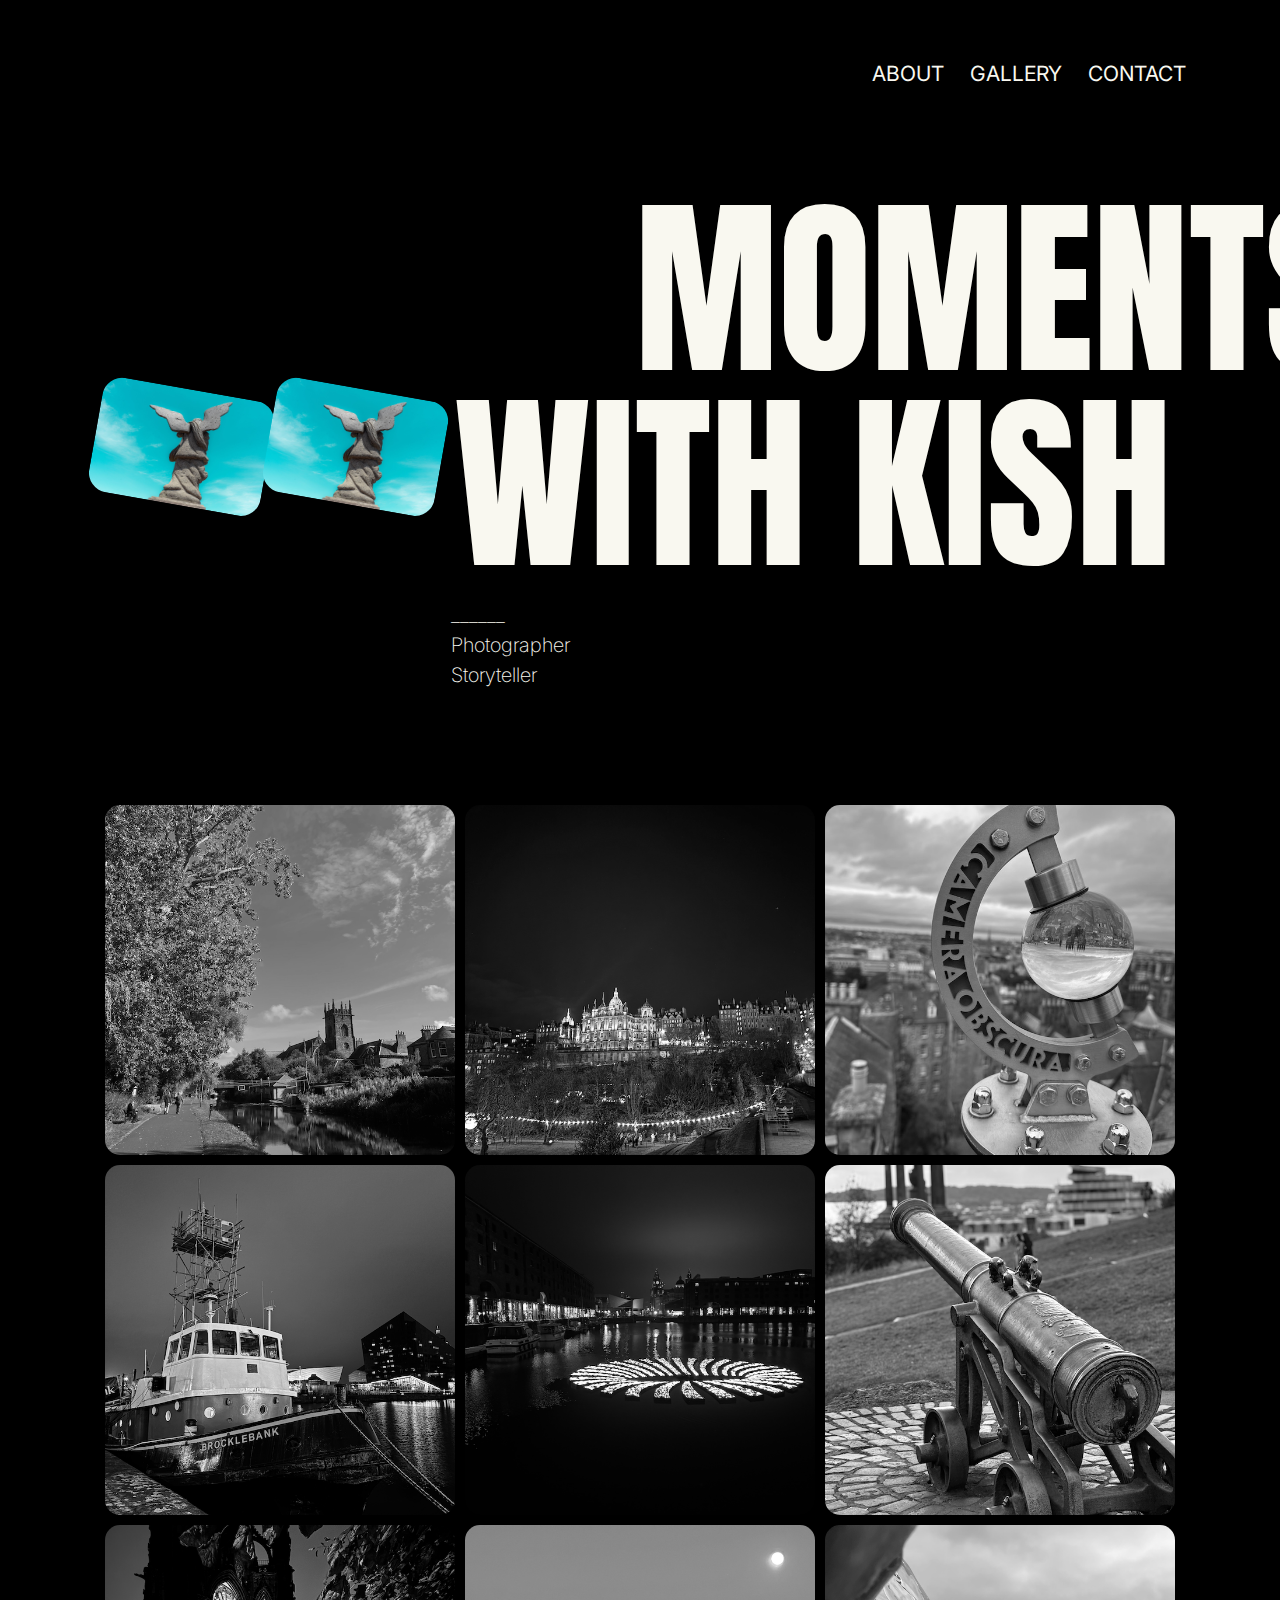
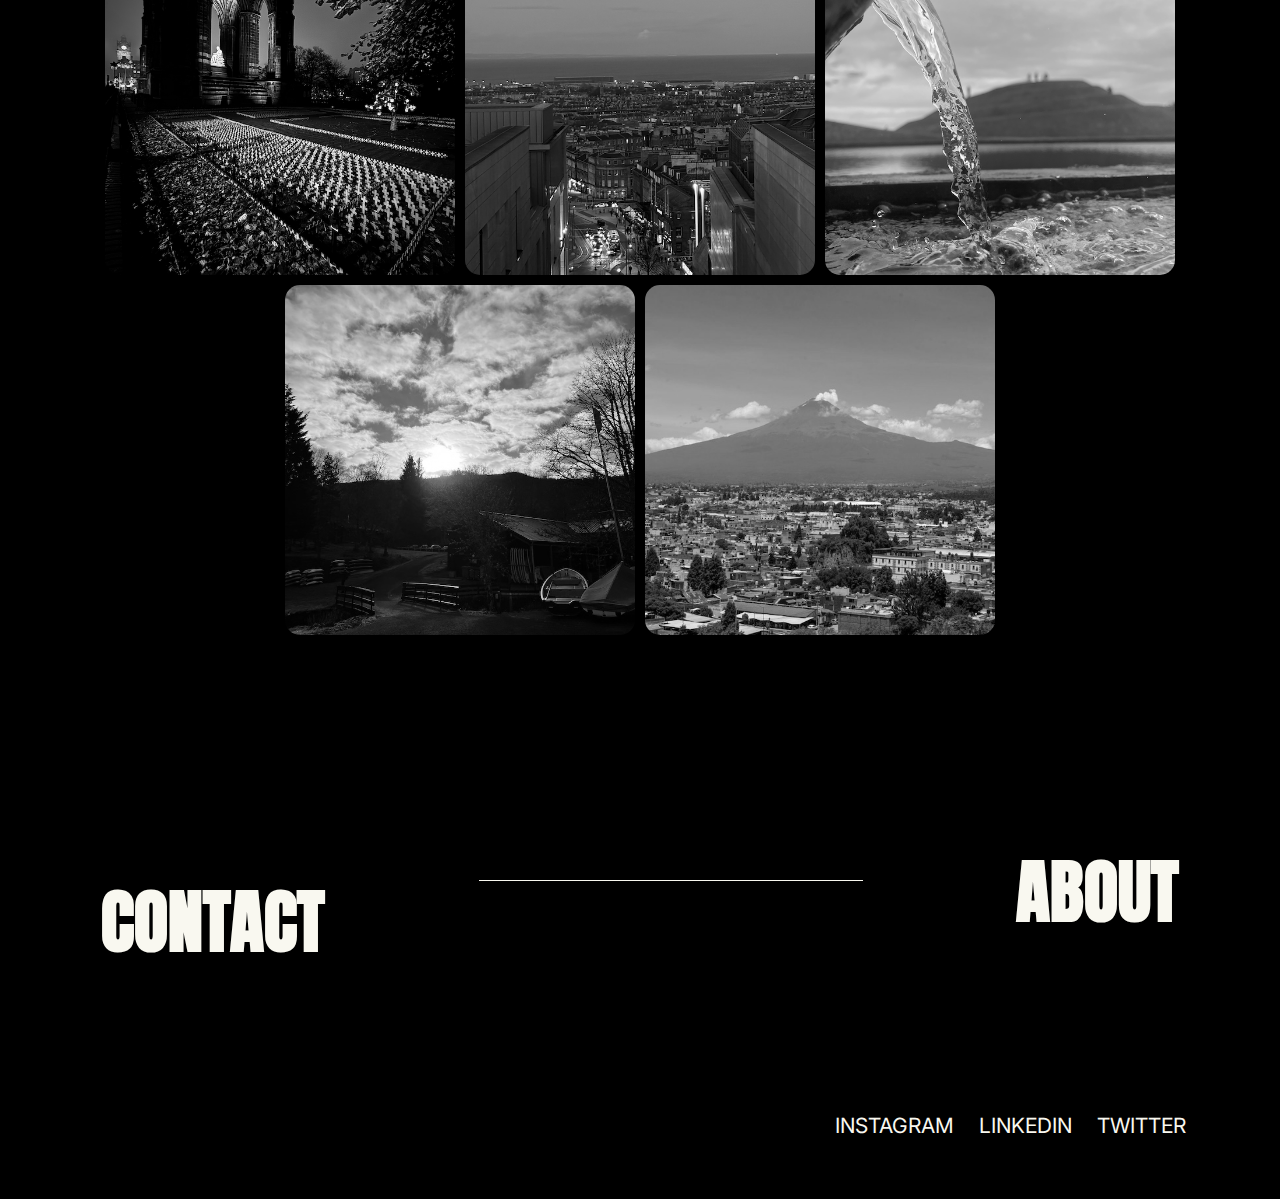
<file: index.html>
<!DOCTYPE html>
<html lang="en">

<head>
    <meta charset="UTF-8" />
    <meta name="viewport" content="width=device-width, initial-scale=1.0" />
    <meta http-equiv="X-UA-Compatible" content="ie=edge" />
    <title>Kish's website</title>
    <link rel="preconnect" href="https://fonts.googleapis.com" />
    <link rel="preconnect" href="https://fonts.gstatic.com" crossorigin />
    <link
        href="https://fonts.googleapis.com/css2?family=Anton+SC&family=Inter:ital,opsz,wght@0,14..32,100..900;1,14..32,100..900&display=swap"
        rel="stylesheet" />
    <link rel="stylesheet" href="style.css" />
</head>

<body>

    <!-- HEADER -->

    <header>
        <a href="index.html" class="logo">
            <svg width="46" height="17" viewBox="0 0 46 17" fill="none" xmlns="http://www.w3.org/2000/svg">
                <path
                    d="M0.849432 16V0.727272H2.69886V8.30398H2.87784L9.73864 0.727272H12.1548L5.74148 7.6179L12.1548 16H9.91761L4.60795 8.90057L2.69886 11.0483V16H0.849432ZM16.3981 0.727272V16H14.5487V0.727272H16.3981ZM28.4585 4.54545C28.3691 3.78977 28.0061 3.20312 27.3698 2.78551C26.7334 2.3679 25.9529 2.15909 25.0281 2.15909C24.352 2.15909 23.7604 2.26847 23.2533 2.48722C22.7512 2.70597 22.3584 3.00675 22.075 3.38956C21.7966 3.77237 21.6574 4.20739 21.6574 4.6946C21.6574 5.10227 21.7544 5.45277 21.9482 5.74609C22.1471 6.03445 22.4007 6.27557 22.7089 6.46946C23.0171 6.65838 23.3403 6.81499 23.6784 6.93928C24.0164 7.05859 24.3271 7.15554 24.6105 7.23011L26.1617 7.64773C26.5594 7.75213 27.0019 7.89631 27.4891 8.08026C27.9813 8.2642 28.4511 8.51527 28.8985 8.83345C29.3509 9.14666 29.7238 9.54936 30.0171 10.0415C30.3105 10.5337 30.4571 11.1378 30.4571 11.8537C30.4571 12.679 30.2409 13.4247 29.8083 14.0909C29.3808 14.7571 28.7544 15.2866 27.9291 15.6793C27.1088 16.0721 26.1119 16.2685 24.9387 16.2685C23.8449 16.2685 22.8978 16.092 22.0974 15.739C21.3019 15.386 20.6755 14.8938 20.2181 14.2624C19.7657 13.631 19.5097 12.8977 19.45 12.0625H21.3591C21.4088 12.6392 21.6027 13.1165 21.9408 13.4943C22.2838 13.8672 22.7164 14.1456 23.2384 14.3295C23.7654 14.5085 24.3321 14.598 24.9387 14.598C25.6446 14.598 26.2785 14.4837 26.8403 14.255C27.4021 14.0213 27.847 13.6982 28.1752 13.2855C28.5033 12.8679 28.6673 12.3807 28.6673 11.8239C28.6673 11.3168 28.5257 10.9041 28.2423 10.5859C27.9589 10.2678 27.586 10.0092 27.1237 9.81037C26.6613 9.61151 26.1617 9.4375 25.6247 9.28835L23.7455 8.75142C22.5523 8.40838 21.6077 7.91868 20.9117 7.28232C20.2156 6.64595 19.8676 5.81321 19.8676 4.78409C19.8676 3.92898 20.0988 3.18324 20.5612 2.54688C21.0285 1.90554 21.6549 1.40838 22.4404 1.0554C23.2309 0.697443 24.1134 0.518465 25.0878 0.518465C26.0722 0.518465 26.9472 0.694957 27.7128 1.04794C28.4784 1.39595 29.085 1.87322 29.5324 2.47976C29.9848 3.08629 30.2235 3.77486 30.2483 4.54545H28.4585ZM33.4979 16V0.727272H35.3473V7.52841H43.4908V0.727272H45.3402V16H43.4908V9.16903H35.3473V16H33.4979Z"
                    fill="#F9F8F0" />
            </svg>
        </a>

        <!-- HEADER MENU -->

        <nav>
            <a href="about.html">About</a>
            <a href="#gallery">Gallery</a>
            <a href="#">Contact</a>
        </nav>

    </header>

    <!-- HERO -->

    <section class="hero">

        <div class="hero-img">
            <a>
                <img loading="lazy" src="Kish images/5b8007a4-5a6c-479f-b064-75aede1794b1.JPG" alt="Header image">
            </a>
        </div>

        <div class="hero-img2">
            <a>
                <img loading="lazy" src="Kish images/5b8007a4-5a6c-479f-b064-75aede1794b1.JPG" alt="Header image">
            </a>
        </div>

        <div class="hero-wrapper">
            <div class="hero-text">
                <h1 class="moments"> MOMENTS </h1>
                <h1 class="withKish"> WITH KISH </h1>
            </div>

            <div class="hero-explain">
                <p>______ <br>
                    Photographer <br>
                    Storyteller</p>
            </div>

         

        </div>

        </div>

    </section>

    <!-- GALLERY SECTION -->

    <section class="gallery1" id="gallery">
        <img class="galleryimages" loading="lazy" src="Kish images/IMG_4722.png">
        <img class="galleryimages" loading="lazy" src="Kish images/IMG_7177.png">
        <img class="galleryimages" loading="lazy" src="Kish images/6929e91e9071a391292109338531ac36.JPG">
        <img class="galleryimages" loading="lazy" src="Kish images/IMG_6267.png">
        <img class="galleryimages" loading="lazy" src="Kish images/IMG_6304.png">
        <img class="galleryimages" loading="lazy" src="Kish images/IMG_5985.png">
        <img class="galleryimages" loading="lazy" src="Kish images/IMG_5852.png">
        <img class="galleryimages" loading="lazy" src="Kish images/IMG_6996.png">
        <img class="galleryimages" loading="lazy" src="Kish images/IMG_3904.png">
        <img class="galleryimages" loading="lazy" src="Kish images/IMG_1169.JPG">
        <img class="galleryimages" loading="lazy" src="Kish images/e6438a53-97f3-4b7c-95d1-ac8c7cf1bdee.JPG">

    </section>

    <!-- CONTACT SECTION -->
    <section>

        <div class="CA">
            <a href="https://www.instagram.com/momentswith_kish/">
                <h2>
                    CONTACT
                </h2>
            </a>

            <div class="CA-line"> </div>

            <a href="about.html">
                <h2 class="ca-about">
                    ABOUT
                </h2>
            </a>
        </div>
    </section>

    <!-- FOOTER SECTION -->

    <footer>

        <a href="index.html" class="logo"><svg width="46" height="17" viewBox="0 0 46 17" fill="none"
                xmlns="http://www.w3.org/2000/svg">
                <path
                    d="M0.849432 16V0.727272H2.69886V8.30398H2.87784L9.73864 0.727272H12.1548L5.74148 7.6179L12.1548 16H9.91761L4.60795 8.90057L2.69886 11.0483V16H0.849432ZM16.3981 0.727272V16H14.5487V0.727272H16.3981ZM28.4585 4.54545C28.3691 3.78977 28.0061 3.20312 27.3698 2.78551C26.7334 2.3679 25.9529 2.15909 25.0281 2.15909C24.352 2.15909 23.7604 2.26847 23.2533 2.48722C22.7512 2.70597 22.3584 3.00675 22.075 3.38956C21.7966 3.77237 21.6574 4.20739 21.6574 4.6946C21.6574 5.10227 21.7544 5.45277 21.9482 5.74609C22.1471 6.03445 22.4007 6.27557 22.7089 6.46946C23.0171 6.65838 23.3403 6.81499 23.6784 6.93928C24.0164 7.05859 24.3271 7.15554 24.6105 7.23011L26.1617 7.64773C26.5594 7.75213 27.0019 7.89631 27.4891 8.08026C27.9813 8.2642 28.4511 8.51527 28.8985 8.83345C29.3509 9.14666 29.7238 9.54936 30.0171 10.0415C30.3105 10.5337 30.4571 11.1378 30.4571 11.8537C30.4571 12.679 30.2409 13.4247 29.8083 14.0909C29.3808 14.7571 28.7544 15.2866 27.9291 15.6793C27.1088 16.0721 26.1119 16.2685 24.9387 16.2685C23.8449 16.2685 22.8978 16.092 22.0974 15.739C21.3019 15.386 20.6755 14.8938 20.2181 14.2624C19.7657 13.631 19.5097 12.8977 19.45 12.0625H21.3591C21.4088 12.6392 21.6027 13.1165 21.9408 13.4943C22.2838 13.8672 22.7164 14.1456 23.2384 14.3295C23.7654 14.5085 24.3321 14.598 24.9387 14.598C25.6446 14.598 26.2785 14.4837 26.8403 14.255C27.4021 14.0213 27.847 13.6982 28.1752 13.2855C28.5033 12.8679 28.6673 12.3807 28.6673 11.8239C28.6673 11.3168 28.5257 10.9041 28.2423 10.5859C27.9589 10.2678 27.586 10.0092 27.1237 9.81037C26.6613 9.61151 26.1617 9.4375 25.6247 9.28835L23.7455 8.75142C22.5523 8.40838 21.6077 7.91868 20.9117 7.28232C20.2156 6.64595 19.8676 5.81321 19.8676 4.78409C19.8676 3.92898 20.0988 3.18324 20.5612 2.54688C21.0285 1.90554 21.6549 1.40838 22.4404 1.0554C23.2309 0.697443 24.1134 0.518465 25.0878 0.518465C26.0722 0.518465 26.9472 0.694957 27.7128 1.04794C28.4784 1.39595 29.085 1.87322 29.5324 2.47976C29.9848 3.08629 30.2235 3.77486 30.2483 4.54545H28.4585ZM33.4979 16V0.727272H35.3473V7.52841H43.4908V0.727272H45.3402V16H43.4908V9.16903H35.3473V16H33.4979Z"
                    fill="#F9F8F0" />
            </svg>
        </a>

        <div>
            <a href="https://www.instagram.com/momentswith_kish/">Instagram</a>
            <a href="https://www.linkedin.com/in/kunleademikanra/">LinkedIn</a>
            <a href="https://x.com/kish_baba_">Twitter</a>

    </footer>

</body>

</html>
</file>
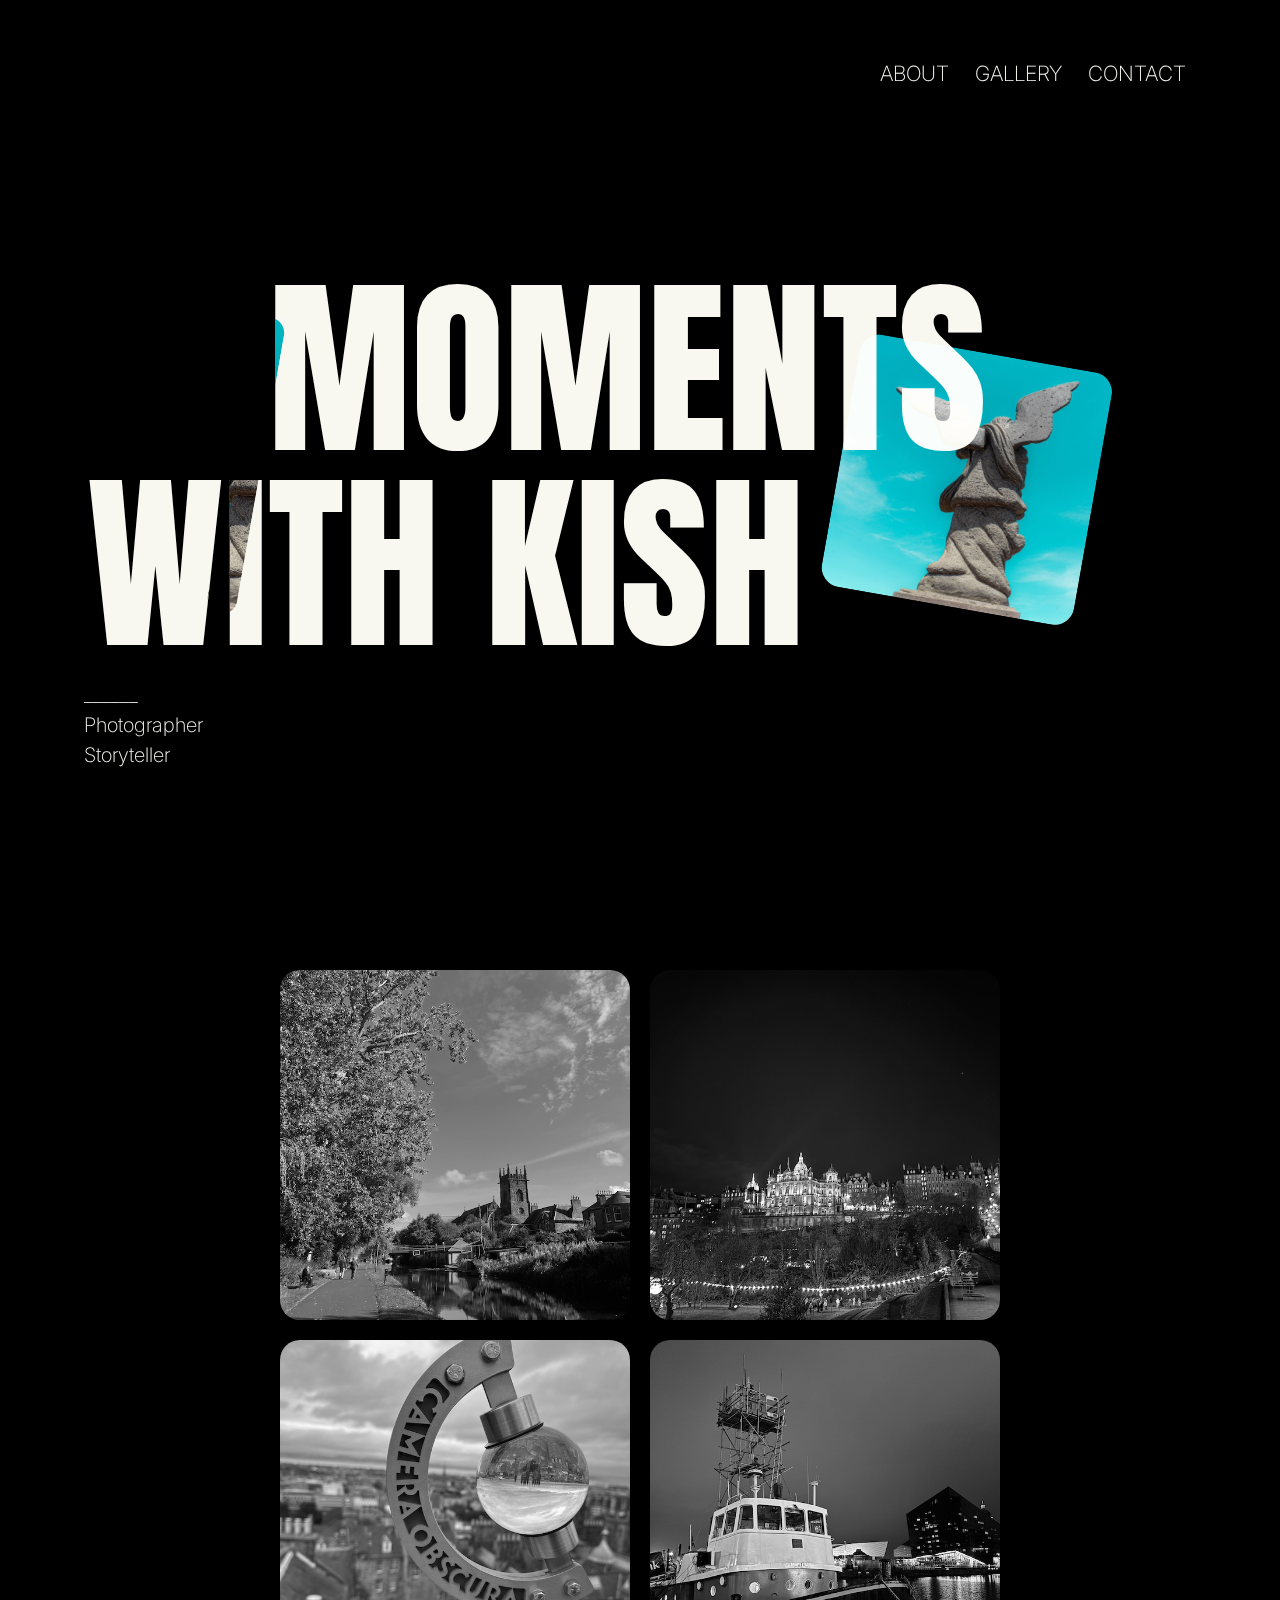
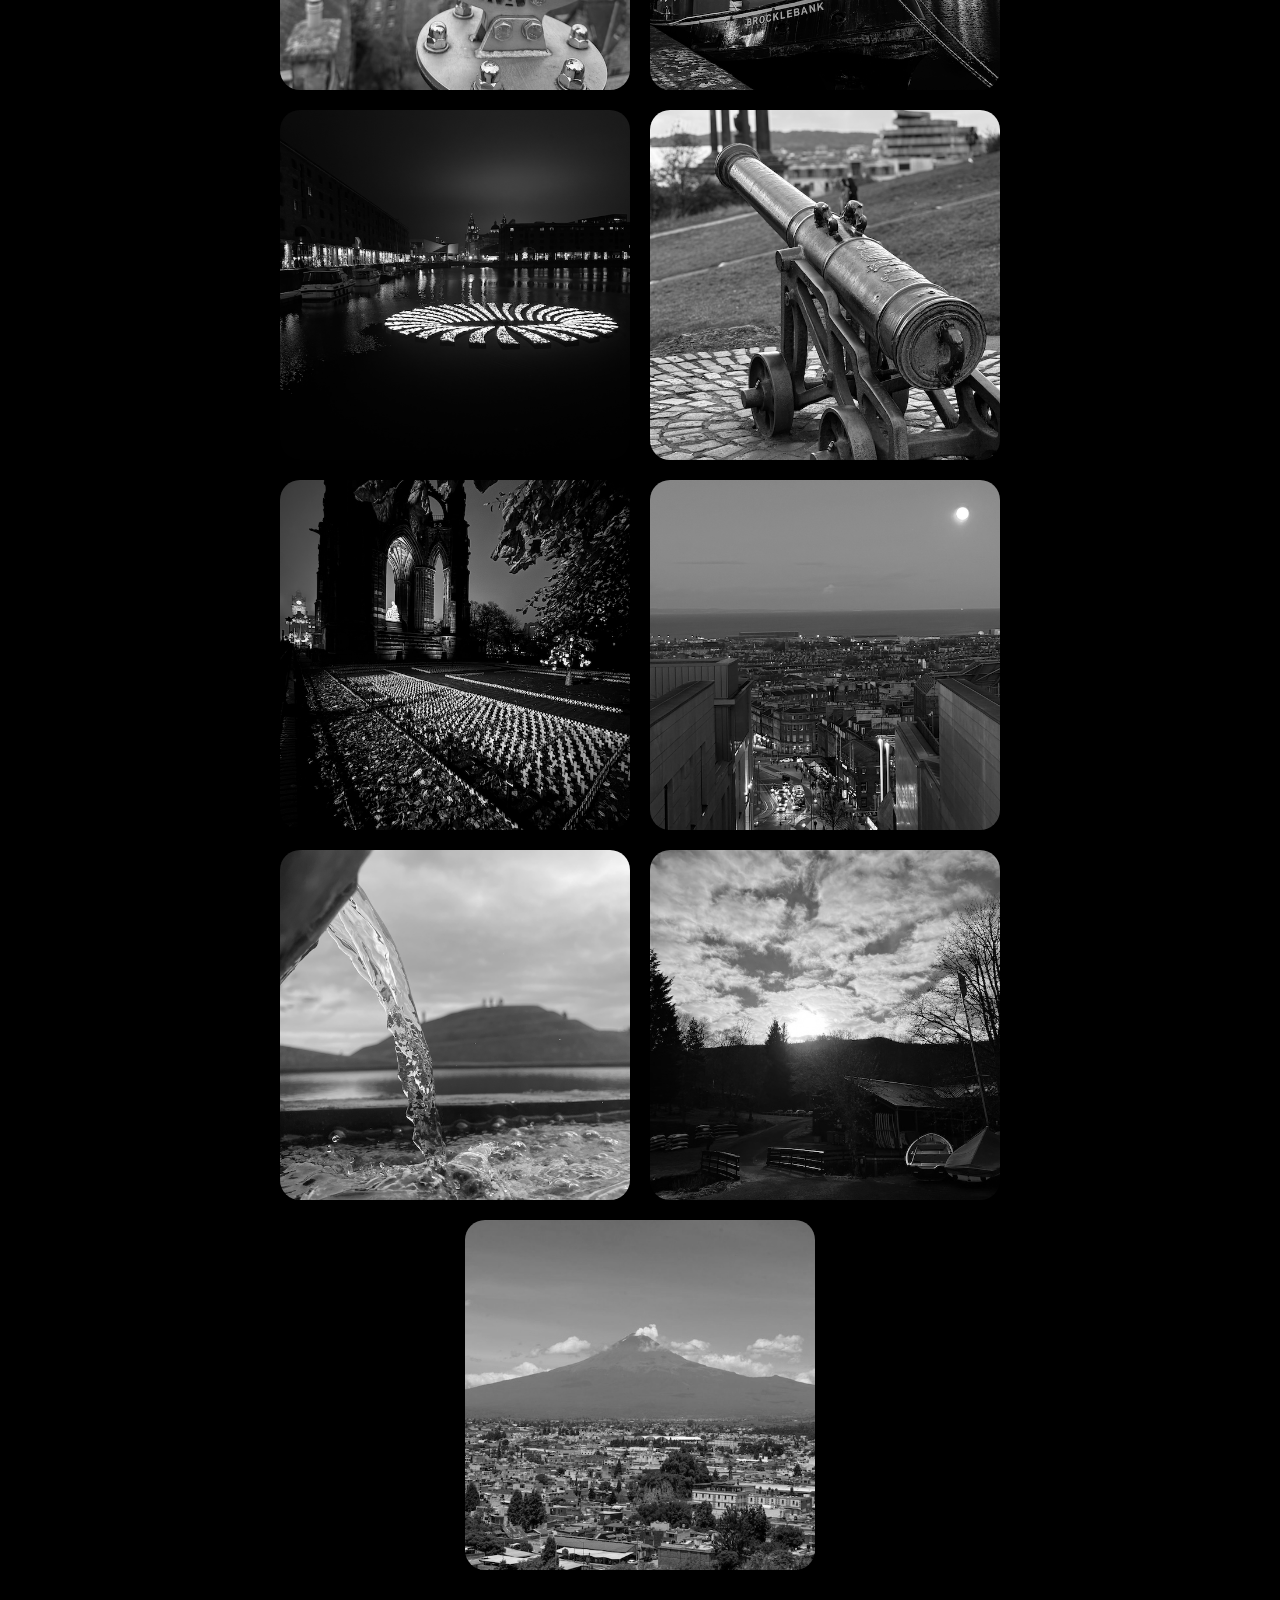
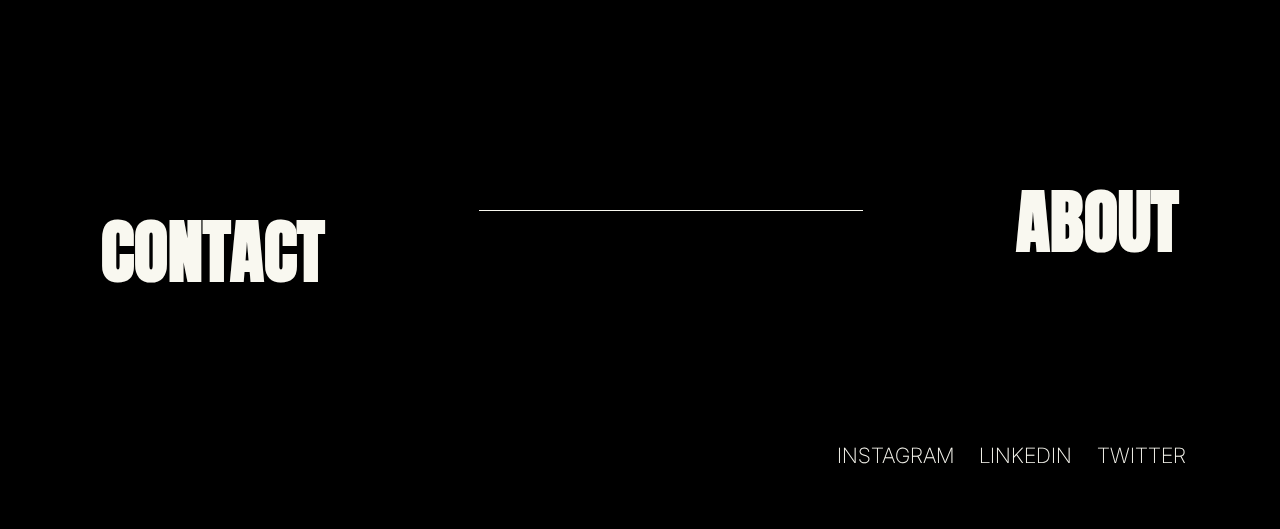
<file: Kish/index.html>
<!DOCTYPE html>
<html lang="en">

<head>
    <meta charset="UTF-8" />
    <meta name="viewport" content="width=device-width, initial-scale=1.0" />
    <meta http-equiv="X-UA-Compatible" content="ie=edge" />
    <title>Kish's website</title>
    <link rel="preconnect" href="https://fonts.googleapis.com" />
    <link rel="preconnect" href="https://fonts.gstatic.com" crossorigin />
    <link
        href="https://fonts.googleapis.com/css2?family=Anton+SC&family=Inter:ital,opsz,wght@0,14..32,100..900;1,14..32,100..900&display=swap"
        rel="stylesheet" />
    <link rel="stylesheet" href="style.css" />
</head>

<body>

    <header>
        <a href="index.html" class="logo"><svg width="46" height="17" viewBox="0 0 46 17" fill="none"
                xmlns="http://www.w3.org/2000/svg">
                <path
                    d="M0.849432 16V0.727272H2.69886V8.30398H2.87784L9.73864 0.727272H12.1548L5.74148 7.6179L12.1548 16H9.91761L4.60795 8.90057L2.69886 11.0483V16H0.849432ZM16.3981 0.727272V16H14.5487V0.727272H16.3981ZM28.4585 4.54545C28.3691 3.78977 28.0061 3.20312 27.3698 2.78551C26.7334 2.3679 25.9529 2.15909 25.0281 2.15909C24.352 2.15909 23.7604 2.26847 23.2533 2.48722C22.7512 2.70597 22.3584 3.00675 22.075 3.38956C21.7966 3.77237 21.6574 4.20739 21.6574 4.6946C21.6574 5.10227 21.7544 5.45277 21.9482 5.74609C22.1471 6.03445 22.4007 6.27557 22.7089 6.46946C23.0171 6.65838 23.3403 6.81499 23.6784 6.93928C24.0164 7.05859 24.3271 7.15554 24.6105 7.23011L26.1617 7.64773C26.5594 7.75213 27.0019 7.89631 27.4891 8.08026C27.9813 8.2642 28.4511 8.51527 28.8985 8.83345C29.3509 9.14666 29.7238 9.54936 30.0171 10.0415C30.3105 10.5337 30.4571 11.1378 30.4571 11.8537C30.4571 12.679 30.2409 13.4247 29.8083 14.0909C29.3808 14.7571 28.7544 15.2866 27.9291 15.6793C27.1088 16.0721 26.1119 16.2685 24.9387 16.2685C23.8449 16.2685 22.8978 16.092 22.0974 15.739C21.3019 15.386 20.6755 14.8938 20.2181 14.2624C19.7657 13.631 19.5097 12.8977 19.45 12.0625H21.3591C21.4088 12.6392 21.6027 13.1165 21.9408 13.4943C22.2838 13.8672 22.7164 14.1456 23.2384 14.3295C23.7654 14.5085 24.3321 14.598 24.9387 14.598C25.6446 14.598 26.2785 14.4837 26.8403 14.255C27.4021 14.0213 27.847 13.6982 28.1752 13.2855C28.5033 12.8679 28.6673 12.3807 28.6673 11.8239C28.6673 11.3168 28.5257 10.9041 28.2423 10.5859C27.9589 10.2678 27.586 10.0092 27.1237 9.81037C26.6613 9.61151 26.1617 9.4375 25.6247 9.28835L23.7455 8.75142C22.5523 8.40838 21.6077 7.91868 20.9117 7.28232C20.2156 6.64595 19.8676 5.81321 19.8676 4.78409C19.8676 3.92898 20.0988 3.18324 20.5612 2.54688C21.0285 1.90554 21.6549 1.40838 22.4404 1.0554C23.2309 0.697443 24.1134 0.518465 25.0878 0.518465C26.0722 0.518465 26.9472 0.694957 27.7128 1.04794C28.4784 1.39595 29.085 1.87322 29.5324 2.47976C29.9848 3.08629 30.2235 3.77486 30.2483 4.54545H28.4585ZM33.4979 16V0.727272H35.3473V7.52841H43.4908V0.727272H45.3402V16H43.4908V9.16903H35.3473V16H33.4979Z"
                    fill="#F9F8F0" />
            </svg>
        </a>

        <nav>
            <a href="about.html">About</a>
            <a href="#gallery">Gallery</a>
            <a href="#">Contact</a>
        </nav>

    </header>

    <section class="hero">

        <div class="hero-wrapper">

            <div class="hero-text">
                <h1 class="moments"> MOMENTS </h1>
                <h1 class="withKish"> WITH KISH </h1>
            </div>

            <div class="hero-explain">
                <p>______ <br>
                    Photographer <br>
                    Storyteller</p>
            </div>


            <div class="hero-img-wrapper">
                <div class="hero-img">
                    <a>
                        <img loading="lazy" src="Kish images/5b8007a4-5a6c-479f-b064-75aede1794b1.JPG"
                            alt="Header image">
                    </a>
                </div>
            </div>

            <div class="hero-img2-wrapper">
                <div class="hero-img2">
                    <a>
                        <img loading="lazy" src="Kish images/5b8007a4-5a6c-479f-b064-75aede1794b1.JPG"
                            alt="Header image">
                    </a>
                </div>
            </div>

        </div>

    </section>

    <section class="gallery1" id="gallery">
        <img class="galleryimages" loading="lazy" src="Kish images/IMG_4722.png">
        <img class="galleryimages" loading="lazy" src="Kish images/IMG_7177.png">
        <img class="galleryimages" loading="lazy" src="Kish images/6929e91e9071a391292109338531ac36.JPG">
        <img class="galleryimages" loading="lazy" src="Kish images/IMG_6267.png">
        <img class="galleryimages" loading="lazy" src="Kish images/IMG_6304.png">
        <img class="galleryimages" loading="lazy" src="Kish images/IMG_5985.png">
        <img class="galleryimages" loading="lazy" src="Kish images/IMG_5852.png">
        <img class="galleryimages" loading="lazy" src="Kish images/IMG_6996.png">
        <img class="galleryimages" loading="lazy" src="Kish images/IMG_3904.png">
        <img class="galleryimages" loading="lazy" src="Kish images/IMG_1169.JPG">
        <img class="galleryimages" loading="lazy" src="Kish images/e6438a53-97f3-4b7c-95d1-ac8c7cf1bdee.JPG">

    </section>

    <section>

        <div class="CA">
            <a href="https://www.instagram.com/momentswith_kish/">
                <h2>
                    CONTACT
                </h2>
            </a>

            <div class="CA-line"> </div>

            <a href="about.html">
                <h2 class="ca-about">
                    ABOUT
                </h2>
            </a>
        </div>
    </section>

    <footer>

        <a href="index.html" class="logo"><svg width="46" height="17" viewBox="0 0 46 17" fill="none"
                xmlns="http://www.w3.org/2000/svg">
                <path
                    d="M0.849432 16V0.727272H2.69886V8.30398H2.87784L9.73864 0.727272H12.1548L5.74148 7.6179L12.1548 16H9.91761L4.60795 8.90057L2.69886 11.0483V16H0.849432ZM16.3981 0.727272V16H14.5487V0.727272H16.3981ZM28.4585 4.54545C28.3691 3.78977 28.0061 3.20312 27.3698 2.78551C26.7334 2.3679 25.9529 2.15909 25.0281 2.15909C24.352 2.15909 23.7604 2.26847 23.2533 2.48722C22.7512 2.70597 22.3584 3.00675 22.075 3.38956C21.7966 3.77237 21.6574 4.20739 21.6574 4.6946C21.6574 5.10227 21.7544 5.45277 21.9482 5.74609C22.1471 6.03445 22.4007 6.27557 22.7089 6.46946C23.0171 6.65838 23.3403 6.81499 23.6784 6.93928C24.0164 7.05859 24.3271 7.15554 24.6105 7.23011L26.1617 7.64773C26.5594 7.75213 27.0019 7.89631 27.4891 8.08026C27.9813 8.2642 28.4511 8.51527 28.8985 8.83345C29.3509 9.14666 29.7238 9.54936 30.0171 10.0415C30.3105 10.5337 30.4571 11.1378 30.4571 11.8537C30.4571 12.679 30.2409 13.4247 29.8083 14.0909C29.3808 14.7571 28.7544 15.2866 27.9291 15.6793C27.1088 16.0721 26.1119 16.2685 24.9387 16.2685C23.8449 16.2685 22.8978 16.092 22.0974 15.739C21.3019 15.386 20.6755 14.8938 20.2181 14.2624C19.7657 13.631 19.5097 12.8977 19.45 12.0625H21.3591C21.4088 12.6392 21.6027 13.1165 21.9408 13.4943C22.2838 13.8672 22.7164 14.1456 23.2384 14.3295C23.7654 14.5085 24.3321 14.598 24.9387 14.598C25.6446 14.598 26.2785 14.4837 26.8403 14.255C27.4021 14.0213 27.847 13.6982 28.1752 13.2855C28.5033 12.8679 28.6673 12.3807 28.6673 11.8239C28.6673 11.3168 28.5257 10.9041 28.2423 10.5859C27.9589 10.2678 27.586 10.0092 27.1237 9.81037C26.6613 9.61151 26.1617 9.4375 25.6247 9.28835L23.7455 8.75142C22.5523 8.40838 21.6077 7.91868 20.9117 7.28232C20.2156 6.64595 19.8676 5.81321 19.8676 4.78409C19.8676 3.92898 20.0988 3.18324 20.5612 2.54688C21.0285 1.90554 21.6549 1.40838 22.4404 1.0554C23.2309 0.697443 24.1134 0.518465 25.0878 0.518465C26.0722 0.518465 26.9472 0.694957 27.7128 1.04794C28.4784 1.39595 29.085 1.87322 29.5324 2.47976C29.9848 3.08629 30.2235 3.77486 30.2483 4.54545H28.4585ZM33.4979 16V0.727272H35.3473V7.52841H43.4908V0.727272H45.3402V16H43.4908V9.16903H35.3473V16H33.4979Z"
                    fill="#F9F8F0" />
            </svg>
        </a>

        <div>
            <a href="https://www.instagram.com/momentswith_kish/">Instagram</a>
            <a href="https://www.linkedin.com/in/kunleademikanra/">LinkedIn</a>
            <a href="https://x.com/kish_baba_">Twitter</a>

    </footer>

</body>

</html>
</file>
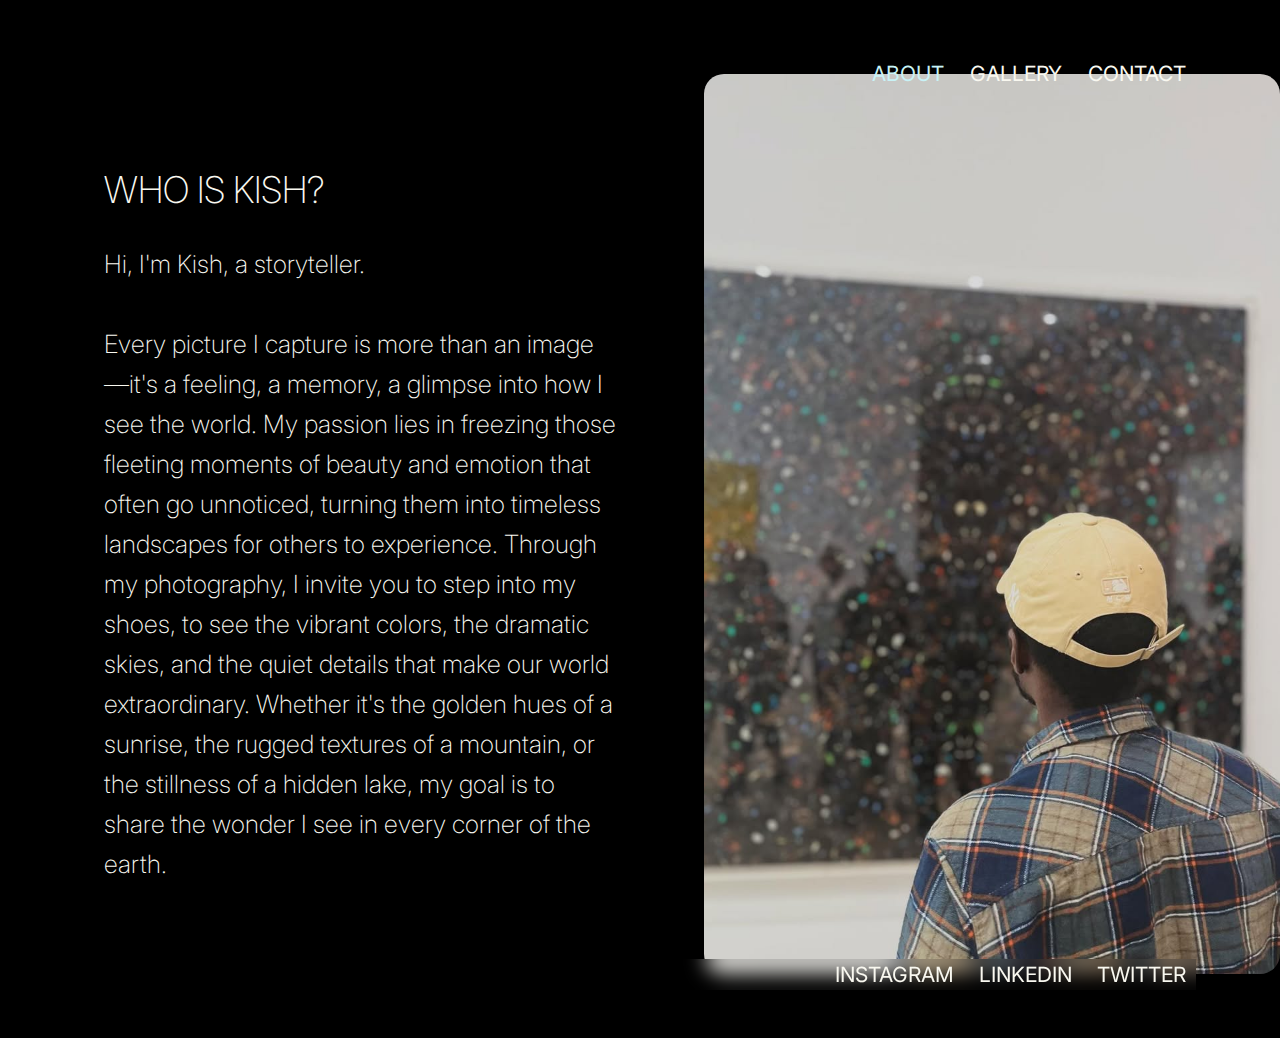
<file: about.html>
<!DOCTYPE html>
<html lang="en">

<head class="about-footer">
    <meta charset="UTF-8" />
    <meta name="viewport" content="width=device-width, initial-scale=1.0" />
    <meta http-equiv="X-UA-Compatible" content="ie=edge" />
    <title>About Kish</title>
    <link rel="preconnect" href="https://fonts.googleapis.com" />
    <link rel="preconnect" href="https://fonts.gstatic.com" crossorigin />
    <link
        href="https://fonts.googleapis.com/css2?family=Anton+SC&family=Inter:ital,opsz,wght@0,14..32,100..900;1,14..32,100..900&display=swap"
        rel="stylesheet" />
    <link rel="stylesheet" href="style.css" />
</head>

<body>

    <!-- HEADER -->

    <header>
        <a href="index.html" class="logo">
            <svg width="46" height="17" viewBox="0 0 46 17" fill="none" xmlns="http://www.w3.org/2000/svg">
                <path
                    d="M0.849432 16V0.727272H2.69886V8.30398H2.87784L9.73864 0.727272H12.1548L5.74148 7.6179L12.1548 16H9.91761L4.60795 8.90057L2.69886 11.0483V16H0.849432ZM16.3981 0.727272V16H14.5487V0.727272H16.3981ZM28.4585 4.54545C28.3691 3.78977 28.0061 3.20312 27.3698 2.78551C26.7334 2.3679 25.9529 2.15909 25.0281 2.15909C24.352 2.15909 23.7604 2.26847 23.2533 2.48722C22.7512 2.70597 22.3584 3.00675 22.075 3.38956C21.7966 3.77237 21.6574 4.20739 21.6574 4.6946C21.6574 5.10227 21.7544 5.45277 21.9482 5.74609C22.1471 6.03445 22.4007 6.27557 22.7089 6.46946C23.0171 6.65838 23.3403 6.81499 23.6784 6.93928C24.0164 7.05859 24.3271 7.15554 24.6105 7.23011L26.1617 7.64773C26.5594 7.75213 27.0019 7.89631 27.4891 8.08026C27.9813 8.2642 28.4511 8.51527 28.8985 8.83345C29.3509 9.14666 29.7238 9.54936 30.0171 10.0415C30.3105 10.5337 30.4571 11.1378 30.4571 11.8537C30.4571 12.679 30.2409 13.4247 29.8083 14.0909C29.3808 14.7571 28.7544 15.2866 27.9291 15.6793C27.1088 16.0721 26.1119 16.2685 24.9387 16.2685C23.8449 16.2685 22.8978 16.092 22.0974 15.739C21.3019 15.386 20.6755 14.8938 20.2181 14.2624C19.7657 13.631 19.5097 12.8977 19.45 12.0625H21.3591C21.4088 12.6392 21.6027 13.1165 21.9408 13.4943C22.2838 13.8672 22.7164 14.1456 23.2384 14.3295C23.7654 14.5085 24.3321 14.598 24.9387 14.598C25.6446 14.598 26.2785 14.4837 26.8403 14.255C27.4021 14.0213 27.847 13.6982 28.1752 13.2855C28.5033 12.8679 28.6673 12.3807 28.6673 11.8239C28.6673 11.3168 28.5257 10.9041 28.2423 10.5859C27.9589 10.2678 27.586 10.0092 27.1237 9.81037C26.6613 9.61151 26.1617 9.4375 25.6247 9.28835L23.7455 8.75142C22.5523 8.40838 21.6077 7.91868 20.9117 7.28232C20.2156 6.64595 19.8676 5.81321 19.8676 4.78409C19.8676 3.92898 20.0988 3.18324 20.5612 2.54688C21.0285 1.90554 21.6549 1.40838 22.4404 1.0554C23.2309 0.697443 24.1134 0.518465 25.0878 0.518465C26.0722 0.518465 26.9472 0.694957 27.7128 1.04794C28.4784 1.39595 29.085 1.87322 29.5324 2.47976C29.9848 3.08629 30.2235 3.77486 30.2483 4.54545H28.4585ZM33.4979 16V0.727272H35.3473V7.52841H43.4908V0.727272H45.3402V16H43.4908V9.16903H35.3473V16H33.4979Z"
                    fill="#F9F8F0" />
            </svg>
        </a>

        <!-- HEADER MENU -->

        <nav>
            <a class="selected" href="#">About</a>
            <a href="index.html#gallery">Gallery</a>
            <a href="#">Contact</a>
        </nav>

    </header>

    <body>

        <section class="about-page">

            <div class="about-img">
                <img loading="lazy" src="Assets used/Kish2.jpg" alt="Header image">

            </div>

            <div class="about-text">

                <h3 class="about-h3"> WHO IS KISH? </h3>

                <p>Hi, I'm Kish, a storyteller. <br> <br> Every picture I capture is more than an image—it's a feeling,
                    a memory, a
                    glimpse into how I see the world. My passion lies in freezing those fleeting moments of beauty and
                    emotion that often go unnoticed, turning them into timeless landscapes for others to
                    experience. Through my photography, I invite you to step into my shoes, to see the vibrant colors,
                    the dramatic skies, and the quiet details that make our world extraordinary. Whether it's the golden
                    hues of a sunrise, the rugged textures of a mountain, or the stillness of a hidden lake, my goal is
                    to share the wonder I see in every corner of the earth.</p>

            </div>



        </section>


        <footer class="about-footer">



            <div>
                <a href="https://www.instagram.com/momentswith_kish/">Instagram</a>
                <a href="https://www.linkedin.com/in/kunleademikanra/">LinkedIn</a>
                <a href="https://x.com/kish_baba_">Twitter</a>

        </footer>

    </body>

</html>
</file>
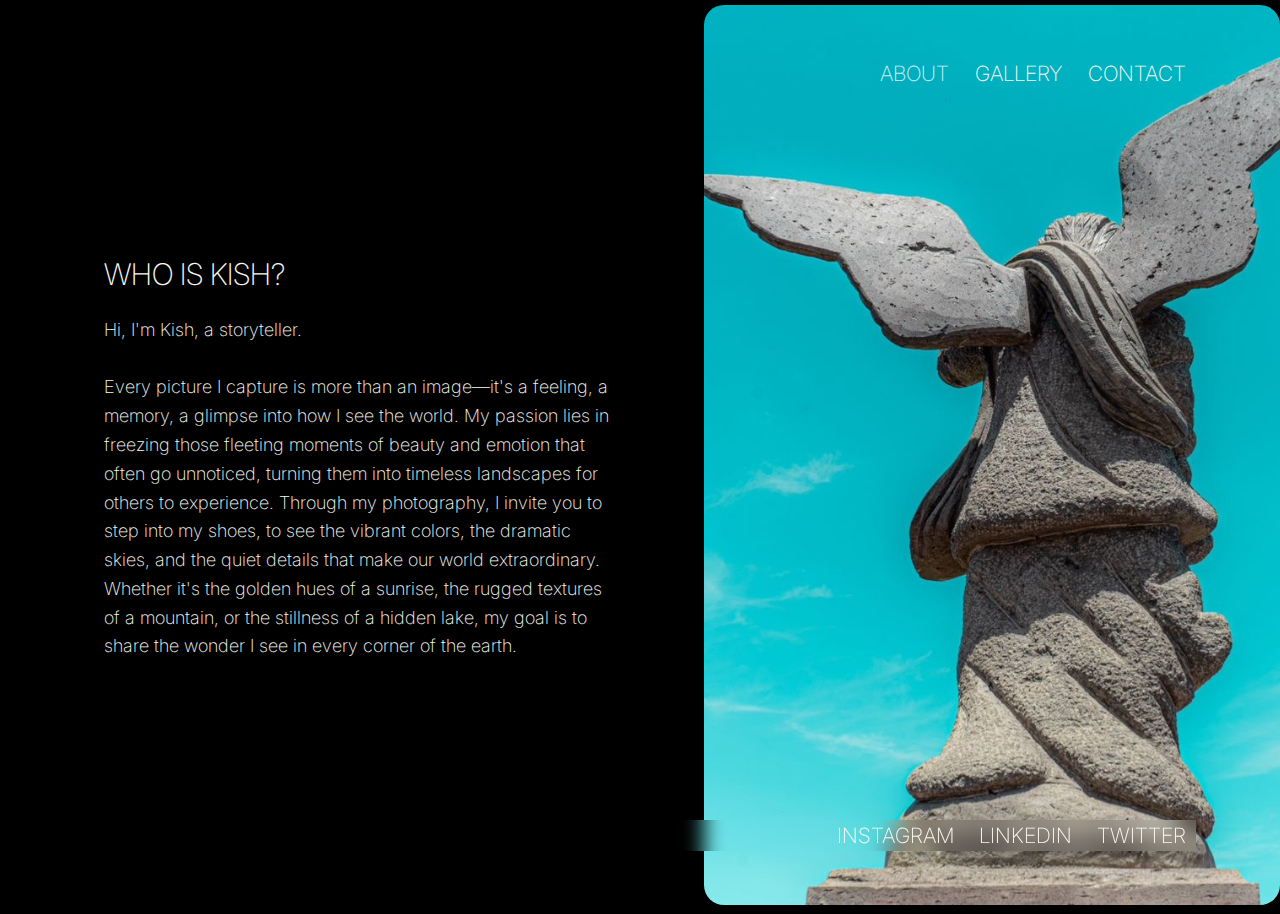
<file: Kish/about.html>
<!DOCTYPE html>
<html lang="en">

<head class="about-footer">
    <meta charset="UTF-8" />
    <meta name="viewport" content="width=device-width, initial-scale=1.0" />
    <meta http-equiv="X-UA-Compatible" content="ie=edge" />
    <title>About Kish</title>
    <link rel="preconnect" href="https://fonts.googleapis.com" />
    <link rel="preconnect" href="https://fonts.gstatic.com" crossorigin />
    <link
        href="https://fonts.googleapis.com/css2?family=Anton+SC&family=Inter:ital,opsz,wght@0,14..32,100..900;1,14..32,100..900&display=swap"
        rel="stylesheet" />
    <link rel="stylesheet" href="style.css" />
</head>

<body s>

    <header>
        <a href="index.html" class="logo"><svg width="46" height="17" viewBox="0 0 46 17" fill="none"
                xmlns="http://www.w3.org/2000/svg">
                <path
                    d="M0.849432 16V0.727272H2.69886V8.30398H2.87784L9.73864 0.727272H12.1548L5.74148 7.6179L12.1548 16H9.91761L4.60795 8.90057L2.69886 11.0483V16H0.849432ZM16.3981 0.727272V16H14.5487V0.727272H16.3981ZM28.4585 4.54545C28.3691 3.78977 28.0061 3.20312 27.3698 2.78551C26.7334 2.3679 25.9529 2.15909 25.0281 2.15909C24.352 2.15909 23.7604 2.26847 23.2533 2.48722C22.7512 2.70597 22.3584 3.00675 22.075 3.38956C21.7966 3.77237 21.6574 4.20739 21.6574 4.6946C21.6574 5.10227 21.7544 5.45277 21.9482 5.74609C22.1471 6.03445 22.4007 6.27557 22.7089 6.46946C23.0171 6.65838 23.3403 6.81499 23.6784 6.93928C24.0164 7.05859 24.3271 7.15554 24.6105 7.23011L26.1617 7.64773C26.5594 7.75213 27.0019 7.89631 27.4891 8.08026C27.9813 8.2642 28.4511 8.51527 28.8985 8.83345C29.3509 9.14666 29.7238 9.54936 30.0171 10.0415C30.3105 10.5337 30.4571 11.1378 30.4571 11.8537C30.4571 12.679 30.2409 13.4247 29.8083 14.0909C29.3808 14.7571 28.7544 15.2866 27.9291 15.6793C27.1088 16.0721 26.1119 16.2685 24.9387 16.2685C23.8449 16.2685 22.8978 16.092 22.0974 15.739C21.3019 15.386 20.6755 14.8938 20.2181 14.2624C19.7657 13.631 19.5097 12.8977 19.45 12.0625H21.3591C21.4088 12.6392 21.6027 13.1165 21.9408 13.4943C22.2838 13.8672 22.7164 14.1456 23.2384 14.3295C23.7654 14.5085 24.3321 14.598 24.9387 14.598C25.6446 14.598 26.2785 14.4837 26.8403 14.255C27.4021 14.0213 27.847 13.6982 28.1752 13.2855C28.5033 12.8679 28.6673 12.3807 28.6673 11.8239C28.6673 11.3168 28.5257 10.9041 28.2423 10.5859C27.9589 10.2678 27.586 10.0092 27.1237 9.81037C26.6613 9.61151 26.1617 9.4375 25.6247 9.28835L23.7455 8.75142C22.5523 8.40838 21.6077 7.91868 20.9117 7.28232C20.2156 6.64595 19.8676 5.81321 19.8676 4.78409C19.8676 3.92898 20.0988 3.18324 20.5612 2.54688C21.0285 1.90554 21.6549 1.40838 22.4404 1.0554C23.2309 0.697443 24.1134 0.518465 25.0878 0.518465C26.0722 0.518465 26.9472 0.694957 27.7128 1.04794C28.4784 1.39595 29.085 1.87322 29.5324 2.47976C29.9848 3.08629 30.2235 3.77486 30.2483 4.54545H28.4585ZM33.4979 16V0.727272H35.3473V7.52841H43.4908V0.727272H45.3402V16H43.4908V9.16903H35.3473V16H33.4979Z"
                    fill="#F9F8F0" />
            </svg>
        </a>

        <nav>
            <a class="selected" href="#">About</a>
            <a href="index.html#gallery">Gallery</a>
            <a href="#">Contact</a>
        </nav>

    </header>

    <body>

        <section class="about-page">

            <div class="about-img">
                <img loading="lazy" src="Kish images/5b8007a4-5a6c-479f-b064-75aede1794b1.JPG" alt="Header image">

            </div>

            <div class="about-text">

                <h3 class="about-h3"> WHO IS KISH? </h3>

                <p>Hi, I'm Kish, a storyteller. <br> <br> Every picture I capture is more than an image—it's a feeling,
                    a memory, a
                    glimpse into how I see the world. My passion lies in freezing those fleeting moments of beauty and
                    emotion that often go unnoticed, turning them into timeless landscapes for others to
                    experience. Through my photography, I invite you to step into my shoes, to see the vibrant colors,
                    the dramatic skies, and the quiet details that make our world extraordinary. Whether it's the golden
                    hues of a sunrise, the rugged textures of a mountain, or the stillness of a hidden lake, my goal is
                    to share the wonder I see in every corner of the earth.</p>

            </div>

          

        </section>


        <footer class="about-footer">



            <div>
                <a href="https://www.instagram.com/momentswith_kish/">Instagram</a>
                <a href="https://www.linkedin.com/in/kunleademikanra/">LinkedIn</a>
                <a href="https://x.com/kish_baba_">Twitter</a>

        </footer>

    </body>

</html>
</file>
<file: style.css>
body {
    background-color: #000;
    color: #f9f8f0;
    padding: 40px 76px;
    line-height: 1.5;
    font-family: inter;
    font-weight: 200;
    font-size: 21px;
    transition: all 0.5s ease-in-out;
}

body.light-mode {
    background-color: #f9f8f0;
    color: #000000;
    /*color: #01acbb; */
}

body.light-mode a {
    color: #000000;
}

body.light-mode a:hover {
    color: #232323;
}

body.blue-mode {
    background-color: #4610c4;
    color: #01acbb;
}

body.blue-mode a {
    color: #01acbb;
}

body.blue-mode a:hover {
    color: rgb(119, 114, 114);
}

.hero-img-wrapper.blue-mode,
.hero-img2-wrapper.blue-mode {
    mix-blend-mode: screen;
    /* Adjust if needed */
}

button {
    position: fixed;
    bottom: 10%;
    right: 2%;
    font-weight: 200;
    color: #f9f8f0;
    background-color: transparent;
    border: 1px solid #f9f8f0;
    border-radius: 30px;
    padding: 5px 15px;
    cursor: pointer;
    z-index: 99;
}

svg path {
    fill: #000000;
    stroke: #f9f8f0;
    stroke-width: 1;
    stroke-dasharray: 90;
    stroke-dashoffset: 90;
    animation: logoMove 7s ease-in-out infinite alternate-reverse;
}

@keyframes logoMove {
    0% {
        stroke-dashoffset: 90;
    }

    80% {
        fill: transparent;
    }

    100% {
        fill: #fff;
        stroke-dashoffset: 0;
    }
}

/* HEADER */

header {
    display: flex;
    align-items: center;
    text-align: center;
    justify-content: space-between;
    width: 100%;
    font-family: inter;
    font-weight: normal;
    font-size: 21px;
    margin-bottom: 40px;
}

.logo,
header a,
a {
    font-weight: 400;
    text-decoration: none;
    margin: 10px;
    color: #f9f8f0;
    text-transform: uppercase;
}

a:hover {
    color: #c8f2f6;
}

.selected {
    color: #c8f2f6;
}

/* HERO */

.hero {
    position: relative;
    display: flex;
    align-items: center;
    margin: 70px auto 70px auto;
    height: max-content;
    animation: heroAppear 2s ease-in-out;
}

@keyframes heroAppear {
    0% {
        opacity: 0;
        scale: 0.9;
    }

    100% {
        opacity: 1;
        scale: 1;
    }
}

.hero-wrapper {
    margin: 20px;
    width: 100%;

}

.hero-text {
    width: fit-content;
}

.hero h1 {
    font-size: 15vw;
    margin: 3px;
    font-weight: 300;
    line-height: 1;
    font-family: anton sc;
}

.moments {
    position: relative;
    left: 25%;
}

.hero-explain {
    width: fit-content;
    font-size: 20px;
    margin-top: 20px;
}

.hero-img-wrapper {
    position: absolute;
    top: 20%;
    right: 85%;
    width: 30px;
    height: 300px;
    animation: float 3s ease-in-out infinite;
    mix-blend-mode: darken;
    visibility: visible;
}

.hero-img-wrapper.light-mode {
    mix-blend-mode: screen;
    transition: all 0.5s ease-in-out;
}

.hero-img,
.hero-img2 {
    width: 100%;
    height: 100%;
    border-radius: inherit;
    transform: rotate(10deg);
    transition: 0.8s ease;
}

.hero-img:hover {
    transform: rotate(-10deg);
    width: 300px;
}

.hero-img2-wrapper {
    position: absolute;
    top: 20%;
    left: 67%;
    width: 25vw;
    height: 25vw;
    transform: rotate(10deg);
    mix-blend-mode: screen;
}

.hero-img2-wrapper.light-mode {
    mix-blend-mode: normal;
    z-index: -1;
    transition: all 0.5s ease-in-out;
}

.hero-img2 {
    position: relative;

    width: 100%;
    height: 100%;
    animation: float 3s ease-in-out infinite;
}

.hero-img2 img {
    border-radius: inherit;
    transition: 1s ease-in-out;
}

.hero-img2:hover img {
    transform: rotate(-10deg);
    border-radius: 100%;
}

.hero-img img,
.hero-img2 img {
    width: 100%;
    height: 100%;
    object-fit: cover;
    border-radius: 20px;
}

@keyframes float {
    0% {
        transform: translateY(0);
    }

    50% {
        transform: translateY(-20px);
    }

    100% {
        transform: translateY(0);
    }
}

/* GALLERY */

.gallery1 {
    display: flex;
    flex-wrap: wrap;
    justify-content: center;
    margin-top: 50px;
    margin-bottom: 50px;
}

.galleryimages {
    width: 350px;
    height: 350px;
    object-fit: cover;
    border-radius: 20px;
    filter: grayscale(100%);
    border: 5px solid transparent;
    overflow: hidden;
    transition: 0.2s ease-in-out;
    animation: appear ease-in-out;
    animation-timeline: view();
    animation-range: entry 0 cover 40%;
    -webkit-animation-timeline: view();
    -webkit-animation-range: entry 0 cover 40%;
}

.galleryimages:hover {
    filter: grayscale(0%);
}

@keyframes appear {
    0% {
        opacity: 0;
        scale: 0.5;
    }

    100% {
        opacity: 1;
        scale: 1;
    }
}

/*OVERLAYS*/

.modal {
    display: none;
    visibility: visible;
}

.modal-background {
    position: fixed;
    top: 0;
    left: 0;
    width: 100%;
    height: 100%;
    background: rgba(17, 17, 17, 0.85);
    z-index: 1;
}

.modal-close {
    position: fixed;
    top: 0;
    right: 0;
    padding: 20px 25px 20px 25px;
    z-index: 2;
    cursor: pointer;
    color: rgb(255, 255, 255);
    font-size: 12px;
}

.modal-content {
    position: fixed;
    background: transparent;
    top: 50%;
    left: 50%;
    width: 70%;
    height: auto;
    transform: translate(-50%, -50%);
    z-index: 2;
}

/* CONTACT */

.CA h2 {
    margin: 7px;
    font-size: clamp(20px, 2vw + 50px, 70px);
    line-height: 1;
    font-family: anton sc;
}

.CA {

    display: flex;
    height: 50px;
    flex-direction: row;
    justify-content: space-between;
    padding: 30px 0;
    margin-top: 200px;
    margin-bottom: 150px;
}

.CA-line {

    width: 30vw;
    height: 1px;
    background-color: #f9f8f0;
    margin: 10px;
}

.ca-about {
    position: relative;
    top: -100%;
}

/* FOOTER */

footer {
    display: flex;
    align-items: center;
    text-align: center;
    justify-content: space-between;
    width: 100%;
    font-family: inter;
    font-size: 21px;
    margin-top: 50px;
}

html {
    scroll-behavior: smooth;
}

/*ABOUT PAGE*/

.about-page {
    font-size: 20px;
    display: flex;
    line-height: 1.6;
    align-items: center;
    justify-content: space-between;
    margin-top: 20px;
    margin-bottom: 20px;
}

.about-text {
    font-family: inter;
    font-weight: 200;
    width: 40vw;
    font-size: 25px;
    margin-top: 20px;
    margin-left: 20px;
    margin-right: 20px;
}

.about-h3 {
    font-size: 37px;
    font-weight: 200;
    margin: 0;
}

.about-img {
    position: absolute;
    right: 0;
    width: 45vw;
    height: 100vh;
    transition: 0.2s ease-in-out;
    z-index: -1;
}

.about-img img {
    width: 100%;
    height: 100%;
    object-fit: cover;
    border-radius: 20px;
}

.about-footer {
    display: flex;
    backdrop-filter: blur(10px);
    width: 100%;
    justify-content: flex-end;
}

/*MEDIA QUERIES*/

/* max-width: 928px INDEX PAGE*/

@media screen and (max-width: 928px) {

    .hero {
        margin: 70px auto 100px auto;
        height: 90vh;
    }

    .galleryimages {
        width: 46%;
        height: auto;
    }

    /* max-width: 928px ABOUT PAGE*/

    .about-page {
        display: flex;
        flex-direction: column;
        line-height: 1.6;
        margin-top: 20px;
        margin-bottom: 20px;
        height: max-content;
    }

    .about-h3 {
        margin-bottom: 50px;
    }

    .about-text {
        width: 100%;
        font-size: 21px;
        margin-top: 50px;
        margin-bottom: 40px;
    }

    .about-img {
        margin-top: 40px;
        position: relative;
        width: 100%;
        height: 300px;
    }

    .about-footer {
        justify-content: center;
    }
}

/* max-width: 600px MEDIA QUERY*/

@media screen and (max-width: 600px) {

    .modal {
        visibility: visible;
    }

    body {
        padding: 15px;
        line-height: 1.4;
        font-size: 17px;
    }

    header,
    footer {
        font-size: 13px;
        margin-bottom: 60px;
    }

    .hero {

        align-items: flex-end;
        position: relative;
        height: 85vh;
    }

    .hero-img-wrapper {
        visibility: hidden;
    }

    .hero-img2-wrapper {
        top: 50%;
        left: 50%;
        width: 60vw;
        height: 60vw;
        transform: rotate(0deg) translate(-50%, -110%);
    }

    .moments {
        position: relative;
        left: 25%;
    }

    .CA {
        padding: 10px;
        margin-top: 100px;
        margin-bottom: 70px;
    }

    .CA h2 {
        margin: 3px;
        font-size: 25px;
        line-height: 1;
        font-family: anton sc;
    }

    .galleryimages {
        width: 100%;
        height: 400px;
        filter: grayscale(100%);
    }
}

@media screen and (max-width: 380px) {

    header,
    footer {

        font-size: 10px;
        margin-bottom: 20px;
    }

    .hero {

        height: 60vh;
        margin: 100px auto 0px auto;
    }

    .logo,
    header a,
    a {
        margin: 2px;
    }

    .moments {
        position: relative;
        left: 20%;
    }

    .CA h2 {
        margin: 3px;
        font-size: 18px;
        line-height: 1;
        font-family: anton sc;
    }
}
</file>
<file: Kish/style.css>
body {
    background-color: #000;
    color: #f9f8f0;
    padding: 40px 76px;
    line-height: 1.5;
    font-family: inter;
    font-weight: 200;
    font-size: 21px;
}

@keyframes appear {
    0% {
        opacity: 0;
        scale: o.5;
    }

    100% {
        opacity: 1;
        scale: 1;
    }
}

svg path {
    fill: transparent;
    stroke: #fff;
    stroke-width: 1;
    stroke-dasharray: 90;
    stroke-dashoffset: 90;
    animation: logoMove 7s ease-in-out infinite alternate-reverse;
}

@keyframes logoMove {
    0% {
        stroke-dashoffset: 90;
    }

    80% {
        fill: transparent;
    }

    100% {
        fill: #fff;
        stroke-dashoffset: 0;
    }
}

header {
    display: flex;
    align-items: center;
    text-align: center;
    justify-content: space-between;
    width: 100%;
    font-family: inter;
    font-weight: normal;
    font-size: 21px;
    margin-bottom: 40px;

}


.logo,
header a,
a {
    font-weight: 200;
    text-decoration: none;
    margin: 10px;
    color: #f9f8f0;
    text-transform: uppercase;

}

a:hover {
    color: #c8f2f6;
}

.selected {
    color: #c8f2f6;
}


.hero {
    position: relative;
    display: flex;
    align-items: center;
    margin-top: 70px;
    margin-bottom: 80px;
    width: 100%;
    height: 80vh;
    animation: heroAppear 3s ease-in-out;

}

/* take out at the end 

@keyframes heroAppear {
    0% {
        opacity: 0;
        scale: 0.9;
    }

    100% {
        opacity: 1;
        scale: 1;
    }
}

take out at the end */

.hero-text {
    gap: 3px;

}

.hero h1 {
    font-size: 15vw;
    margin: 3px;
    font-weight: 300;
    line-height: 1;
    font-family: anton sc;

}

.moments {
    position: relative;
    left: 25%;

}


.hero-explain {
    font-size: 20px;
    font-family: inter;
    font-weight: 200;
    margin-top: 20px;

}

.hero-img-wrapper {
    position: absolute;
    top: 20%;
    right: 85%;
    max-width: 30px;
    height: 300px;
    animation: float 3s ease-in-out infinite;
    mix-blend-mode: darken;
}


.hero-img,
.hero-img2 {

    width: 100%;
    height: 100%;
    transform: rotate(10deg);
    transition: 0.8s ease;

}

.hero-img:hover {
    transform: rotate(-10deg);
    width: 300px;
}

.hero-img2-wrapper {
    position: absolute;
    top: 25%;
    right: 10%;
    max-width: 20vw;
    height: 20vw;
    animation: float 3s ease-in-out infinite;
    mix-blend-mode: screen;
}

.hero-img2 img {
    border-radius: inherit;
    transition: 1s ease-in-out;

}

.hero-img2:hover img {
    transform: rotate(-10deg);
    border-radius: 100%;
}

.hero-img img,
.hero-img2 img {
    width: 100%;
    height: 100%;
    object-fit: cover;
    border-radius: 20px;

}

.gallery1 {
    display: flex;
    flex-wrap: wrap;
    gap: 20px;
    justify-content: center;
    margin-top: 50px;
    margin-bottom: 50px;
    padding: 0 20px;

}

.galleryimages {

    width: 350px;
    height: 350px;
    object-fit: cover;
    border-radius: 20px;
    transition: 0.8s ease-in-out;
    animation: appear ease-in-out;
    filter: grayscale(100%);
    transition: 0.2s ease-in-out;
    overflow: hidden;
    animation-timeline: view();
    animation-range: entry 0 cover 40%;
}

.galleryimages img {
    width: 100%;
    height: 100%;
    border-radius: 20px;

}

.galleryimages:hover {
    filter: grayscale(0%);
}

.CA h2 {
    margin: 7px;
    font-size: clamp(20px, 2vw + 50px, 70px);
    line-height: 1;
    font-family: anton sc;
}

.CA {

    display: flex;
    height: 50px;
    flex-direction: row;
    justify-content: space-between;
    padding: 30px 0;
    margin-top: 200px;
    margin-bottom: 150px;

}

.CA-line {

    width: 30vw;
    height: 1px;
    background-color: #f9f8f0;
    margin: 10px;
}

.ca-about {

    position: relative;
    top: -100%;
}


footer {
    display: flex;
    align-items: center;
    text-align: center;
    justify-content: space-between;
    width: 100%;
    font-family: inter;
    font-size: 21px;
    margin-top: 50px;

}


@keyframes float {
    0% {
        transform: translateY(0);
    }

    50% {
        transform: translateY(-20px);
    }

    100% {
        transform: translateY(0);
    }
}

html {
    scroll-behavior: smooth;
}


/*ABOUT PAGE*/


.about-page {
    font-size: 20px;
    display: flex;
    height: 70vh;
    line-height: 1.6;
    align-items: center;
    justify-content: space-between;
    margin-top: 20px;
    margin-bottom: 20px;

}

.about-text {
    font-family: inter;
    font-weight: 200;
    width: 40vw;
    font-size: 18px;
    margin-top: 20px;
    margin-left: 20px;
    margin-right: 20px;
}

.about-h3 {
    font-size: 30px;
    font-weight: 200;
    margin: 0;
}

.about-img {
    position: absolute;
    right: 0;
    width: 45vw;
    height: 100vh;
    transition: 0.2s ease-in-out;
    z-index: -1;

}

.about-img img {
    width: 100%;
    height: 100%;
    object-fit: cover;
    border-radius: 20px;
}

.about-footer {
    display: flex;
    backdrop-filter: blur(10px);
    width: 100%;
    justify-content: flex-end;
}

/*MEDIA QUERIES*/

@media screen and (max-width: 600px) {

    body {
        padding: 20px;
        line-height: 1.4;
        font-size: 17px;
    }


    header,
    footer {
        display: block;
        font-size: 15px;
        margin-bottom: 100px;

    }

    .hero {
        position: relative;
        display: flex;
        height: 60vh;
        padding: 20px;
        gap: 1000px;
    }


    .hero-img2-wrapper {

        max-width: 100px;
        height: 150px;
    }

    .hero-explain {
        margin-top: 50px;

    }


    .ca {
        padding: 10px;
    }

    .CA h2 {
        margin: 7px;
        font-size: clamp(10px, 2vw + 25px, 40px);
        line-height: 1;
        font-family: anton sc;
    }

}


/*ABOUT PAGE*/

@media screen and (max-width: 900px) {

    header {
        margin-bottom: 20px;
    }

    .about-page {
        display: flex;
        flex-direction: column;
        line-height: 1.6;
        margin-top: 20px;
        margin-bottom: 20px;
        height: max-content;

    }

    .about-h3 {
        margin-bottom: 50px;
    }

    .about-text {
        width: 100%;
        font-size: 16px;
        margin-top: 50px;
        margin-bottom: 40px;

    }

    .about-img {
        margin-top: 40px;
        position: relative;
        width: 100%;
        height: 300px;

    }

    .about-footer {
        margin: 60px 10px 30px 10px;
        justify-content: center;
    }
}
</file>
